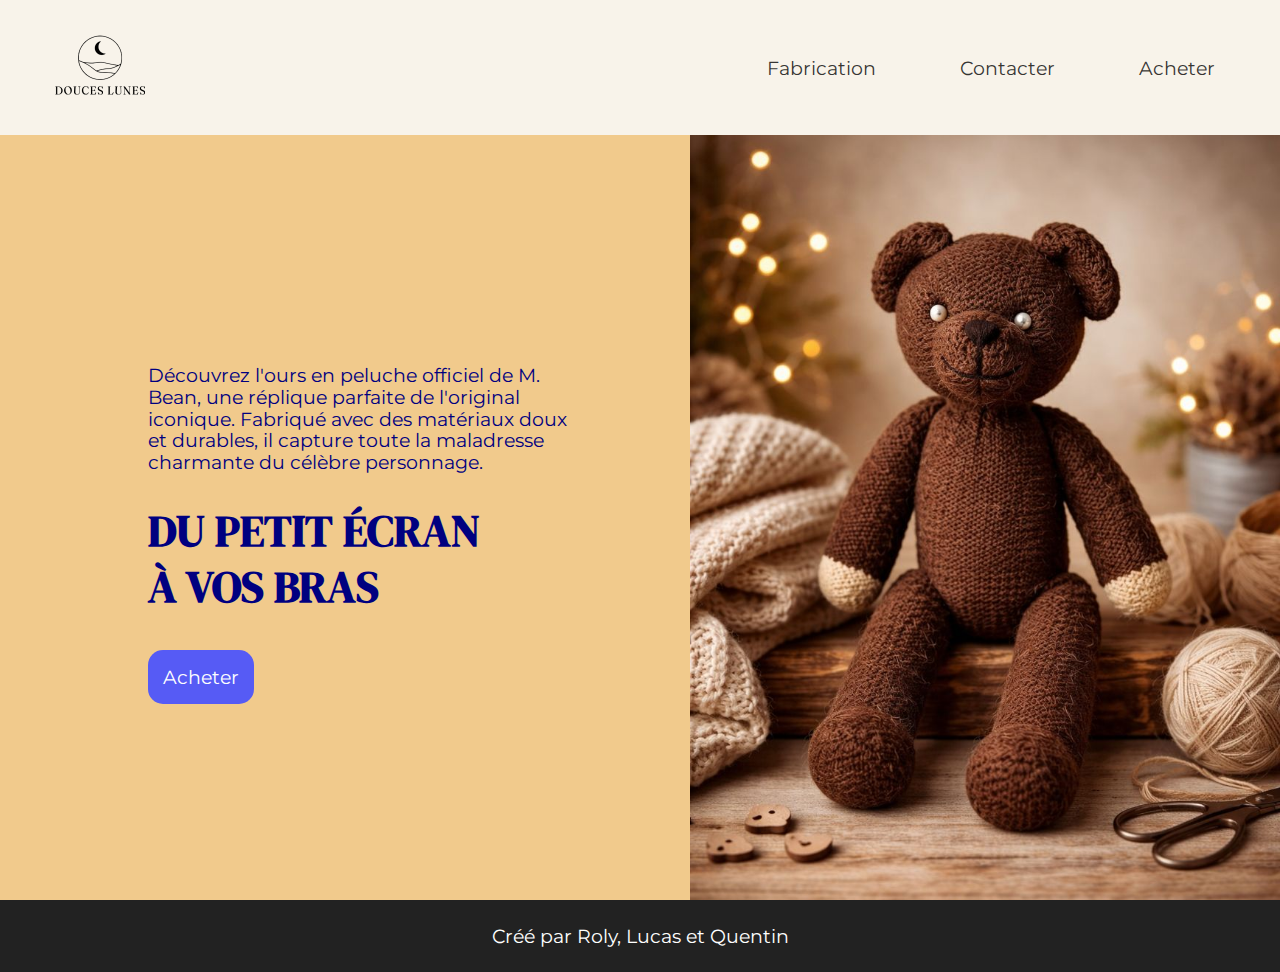
<file: index.html>
<!DOCTYPE html>
<html lang="fr">
	<head>
		<meta charset="UTF-8">
		<meta name="viewport" content="width=device-width, initial-scale=1.0">
		<title>Douces Lunes | Accueil</title>
		<link rel="stylesheet" href="./styles.css" />
		<link rel="icon" type="img/png" href="./Images/logo.png">
	</head>
	<body>
		<nav>
			<a href="./index.html">
				<img src="./Images/logo2.png" />
			</a>
			<div class="navLinksContainer">
				<a class="navLink" href="./fabrication.html">Fabrication</a>
				<a class="navLink" href="./contacter.html">Contacter</a>
				<a class="navLink" href="./acheter.html">Acheter</a>
			</div>
			<img src="./Images/menu.svg" id="menuPhone" />
		</nav>
		<main id="homeMain">
			<section id="homeHeaderContentContainer">
				<div id="homeHeaderContent">
					<p>Découvrez l'ours en peluche officiel de M. Bean, une réplique parfaite de l'original iconique. Fabriqué avec des matériaux doux et durables, il capture toute la maladresse charmante du célèbre personnage.</p>
					<h1>Du petit écran<br>à vos bras</h1>
					<a class="cta" href="./acheter.html">Acheter</a>
				</div>
			</section>
			<section id="homeHeaderImg"></section>
		</main>
		<footer>
			<p>Créé par Roly, Lucas et Quentin</p>
		</footer>
		<script src="https://ajax.googleapis.com/ajax/libs/jquery/3.7.1/jquery.min.js"></script>
		<script type="text/javascript" src="./script.js"></script>
	</body>
</html>
</file>
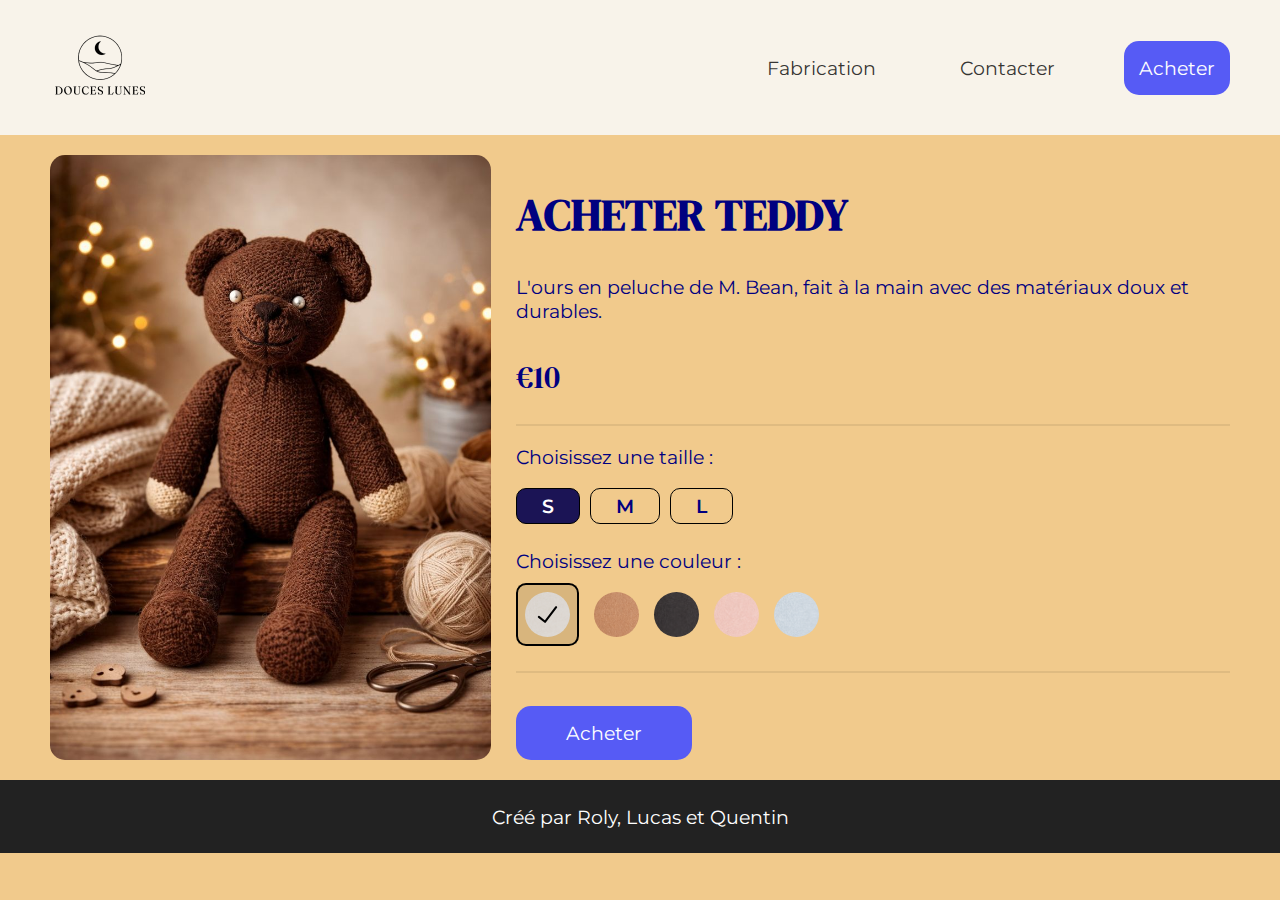
<file: acheter.html>
<!DOCTYPE html>
<html lang="fr">
	<head>
		<meta charset="UTF-8">
		<meta name="viewport" content="width=device-width, initial-scale=1.0">
		<title>Douces Lunes | Acheter</title>
		<link rel="stylesheet" href="./styles.css" />
		<link rel="icon" type="img/png" href="./Images/logo.png">
	</head>
	<body>
		<nav>
			<a href="./index.html">
				<img src="./Images/logo2.png" />
			</a>
			<div class="navLinksContainer">
				<a class="navLink" href="./fabrication.html">Fabrication</a>
				<a class="navLink" href="./contacter.html">Contacter</a>
				<a class="navLink cta" href="./acheter.html">Acheter</a>
			</div>
			<img src="./Images/menu.svg" id="menuPhone" />
		</nav>
		<main id="mainAcheter">
			<div id="acheterImg"></div>
			<div id="acheterContent">
				<h1>ACHETER TEDDY</h1>
				<p>L'ours en peluche de M. Bean, fait à la main avec des matériaux doux et durables.</p>
				<p id="itemPrice">€10</p>
				<hr>
				<p>Choisissez une taille :</p>
				<div class="sizeContainer">
					<p onclick="updatePrice('10')" class="size activeSize">S</p>
					<p onclick="updatePrice('20')" class="size">M</p>
					<p onclick="updatePrice('40')" class="size">L</p>
				</div>
				<p>Choisissez une couleur :</p>
				<div class="colorContainer">
					<div class="active">
						<div id="cream" class="color"></div>
					</div>
					<div id="brown" class="color"></div>
					<div id="black" class="color"></div>
					<div id="pink" class="color"></div>
					<div id="blue" class="color"></div>
				</div>
				<hr>
				<button onclick="alert('Fonctionnalité non encore disponible')" id="buyButton" class="cta">Acheter</button>
			</div>
		</main>
		<footer>
			<p>Créé par Roly, Lucas et Quentin</p>
		</footer>		
		<script src="https://ajax.googleapis.com/ajax/libs/jquery/3.7.1/jquery.min.js"></script>
		<script type="text/javascript" src="./script.js"></script>
	</body>
</html>
</file>
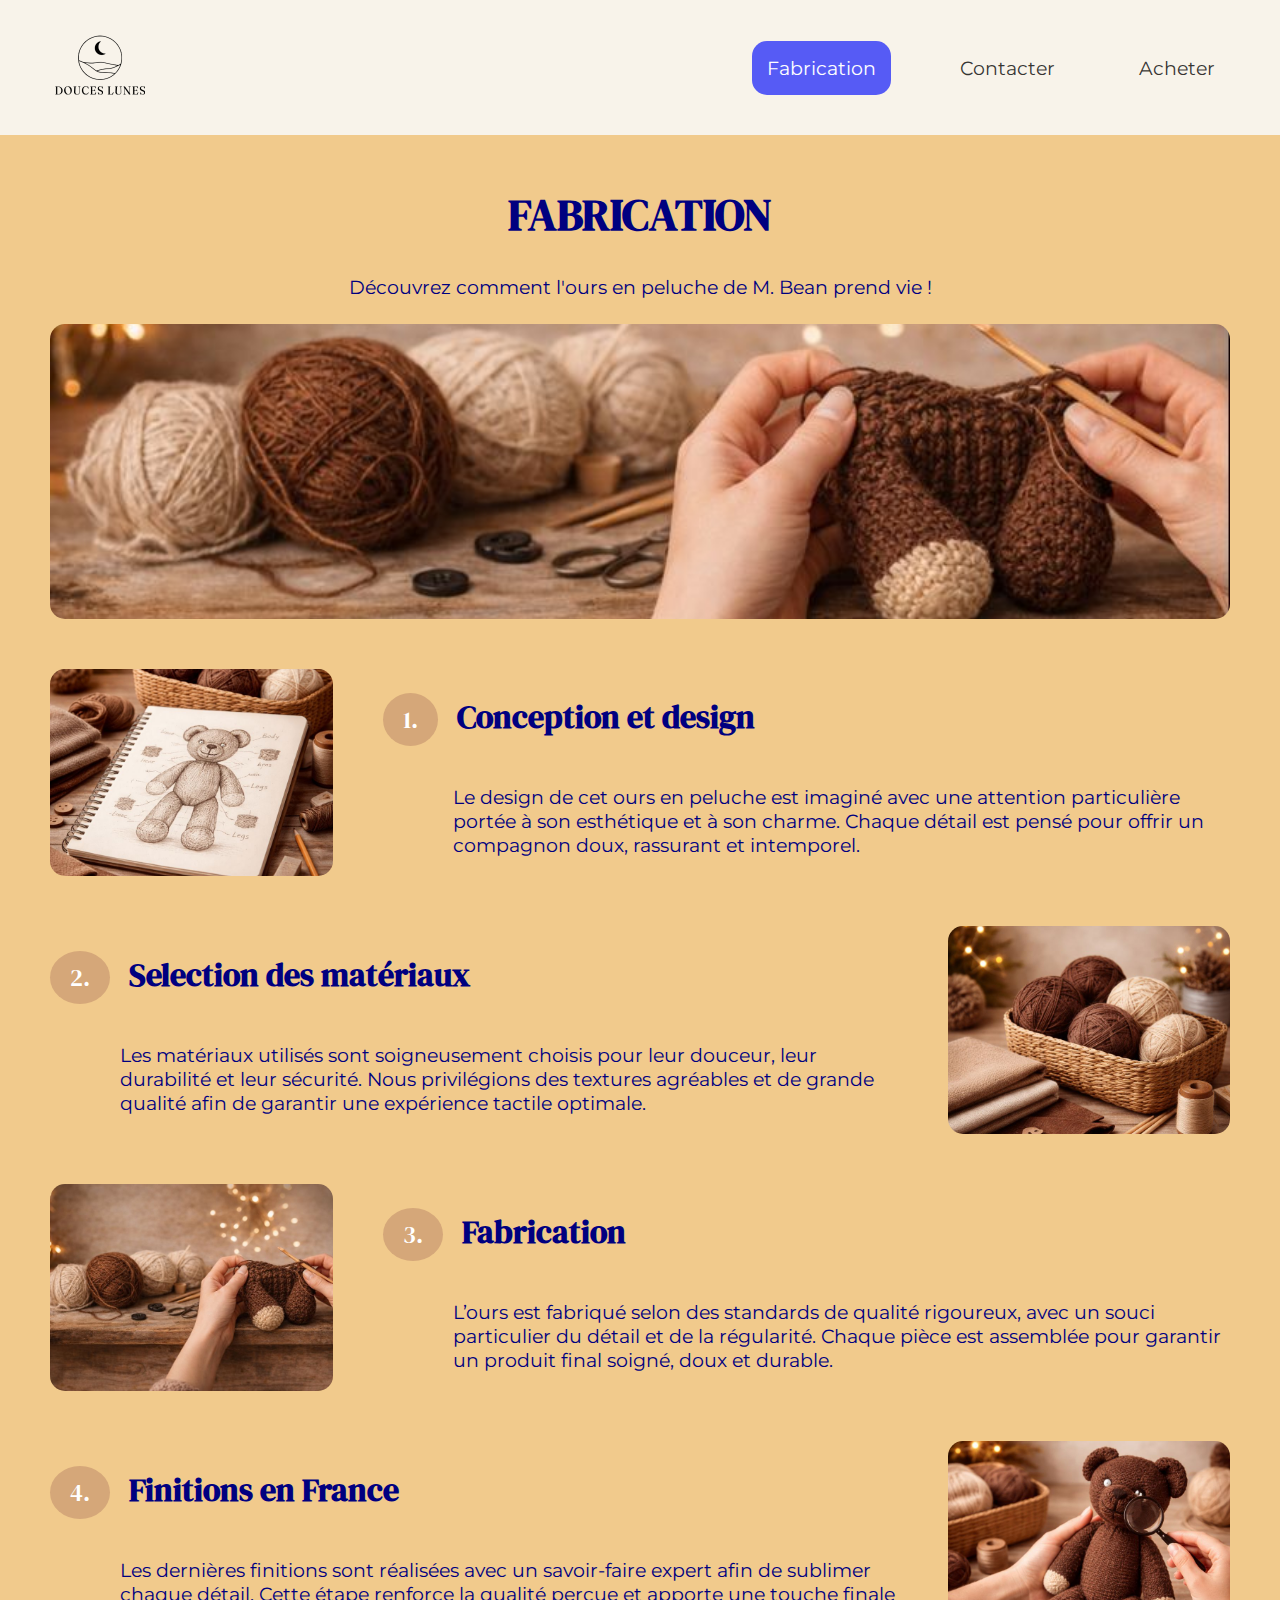
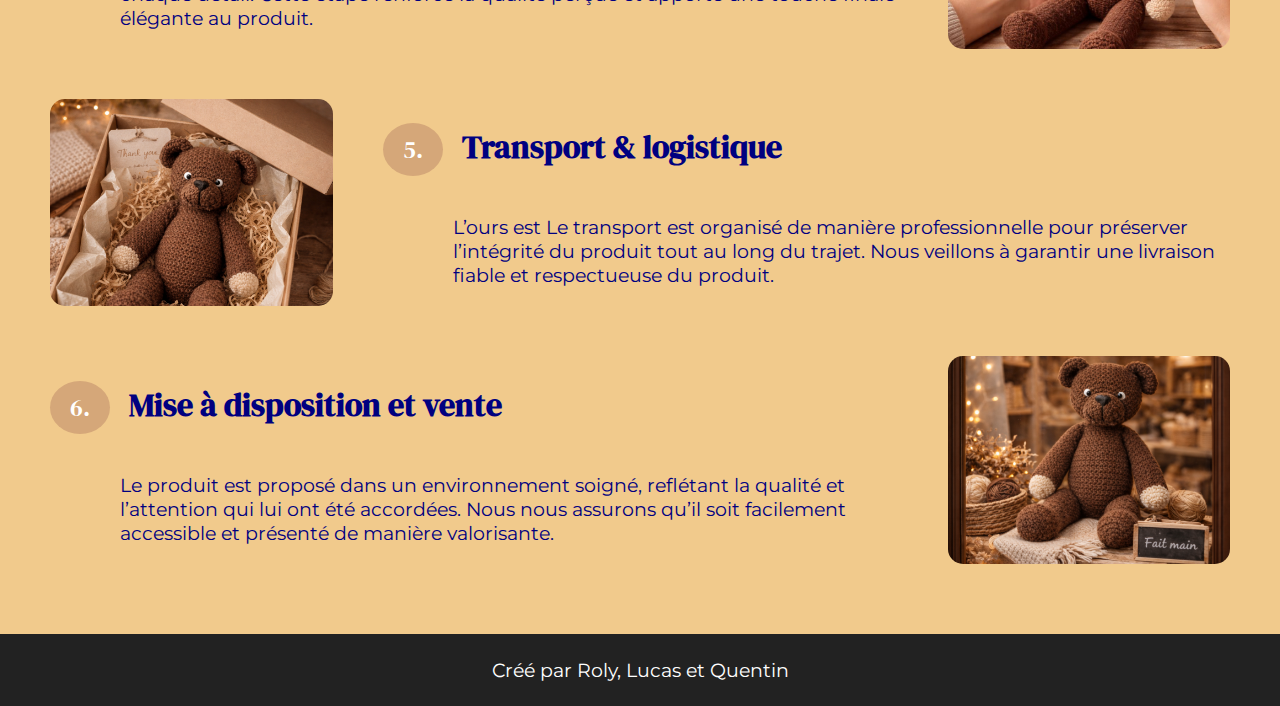
<file: fabrication.html>
<!DOCTYPE html>
<html lang="fr">
	<head>
		<meta charset="UTF-8">
		<meta name="viewport" content="width=device-width, initial-scale=1.0">
		<title>Douces Lunes | Fabrication</title>
		<link rel="stylesheet" href="./styles.css" />
		<link rel="icon" type="img/png" href="./Images/logo.png">
	</head>
	<body>
		<nav>
			<a href="./index.html">
				<img src="./Images/logo2.png" />
			</a>
			<div class="navLinksContainer">
				<a class="navLink cta" href="./fabrication.html">Fabrication</a>
				<a class="navLink" href="./contacter.html">Contacter</a>
				<a class="navLink" href="./acheter.html">Acheter</a>
			</div>
			<img src="./Images/menu.svg" id="menuPhone" />
		</nav>
		<main id="mainFabrication">
			<h1>FABRICATION</h1>
			<p>Découvrez comment l'ours en peluche de M. Bean prend vie ! </p>
			<div id="mainFabricationImg"></div>
			<div id="mainFabricationSteps">
				<div class="mainFabricationItem">
					<div id="fabricationImg1" class="mainFabricationItemImg"></div>
					<div class="mainFabricationItemContent">
						<span class="mainFabricationItemNumber">1.</span>
						<h2>Conception et design</h2>
						<p>Le design de cet ours en peluche est imaginé avec une attention particulière portée à son esthétique et à son charme. Chaque détail est pensé pour offrir un compagnon doux, rassurant et intemporel.</p>	
					</div>
				</div>
				<div class="mainFabricationItem">
					<div class="mainFabricationItemContent">
						<span class="mainFabricationItemNumber">2.</span>
						<h2>Selection des matériaux</h2>
						<p>Les matériaux utilisés sont soigneusement choisis pour leur douceur, leur durabilité et leur sécurité. Nous privilégions des textures agréables et de grande qualité afin de garantir une expérience tactile optimale.</p>	
					</div>
					<div id="fabricationImg2" class="mainFabricationItemImg"></div>
				</div>
				<div class="mainFabricationItem">
					<div id="fabricationImg3" class="mainFabricationItemImg"></div>
					<div class="mainFabricationItemContent">
						<span class="mainFabricationItemNumber">3.</span>
						<h2>Fabrication</h2>
						<p>L’ours est fabriqué selon des standards de qualité rigoureux, avec un souci particulier du détail et de la régularité. Chaque pièce est assemblée pour garantir un produit final soigné, doux et durable.</p>
					</div>
				</div>
				<div class="mainFabricationItem">
					<div class="mainFabricationItemContent">
						<span class="mainFabricationItemNumber">4.</span>
						<h2>Finitions en France</h2>
						<p>Les dernières finitions sont réalisées avec un savoir-faire expert afin de sublimer chaque détail. Cette étape renforce la qualité perçue et apporte une touche finale élégante au produit.</p>	
					</div>
					<div id="fabricationImg4" class="mainFabricationItemImg"></div>
				</div>
				<div class="mainFabricationItem">
					<div id="fabricationImg5" class="mainFabricationItemImg"></div>
					<div class="mainFabricationItemContent">
						<span class="mainFabricationItemNumber">5.</span>
						<h2>Transport & logistique</h2>
						<p>L’ours est Le transport est organisé de manière professionnelle pour préserver l’intégrité du produit tout au long du trajet. Nous veillons à garantir une livraison fiable et respectueuse du produit.</p>
					</div>
				</div>
				<div class="mainFabricationItem">
					<div class="mainFabricationItemContent">
						<span class="mainFabricationItemNumber">6.</span>
						<h2>Mise à disposition et vente</h2>
						<p>Le produit est proposé dans un environnement soigné, reflétant la qualité et l’attention qui lui ont été accordées. Nous nous assurons qu’il soit facilement accessible et présenté de manière valorisante.</p>	
					</div>
					<div id="fabricationImg6" class="mainFabricationItemImg"></div>
				</div>
			</div>
		</main>
		<footer>
			<p>Créé par Roly, Lucas et Quentin</p>
		</footer>		
		<script src="https://ajax.googleapis.com/ajax/libs/jquery/3.7.1/jquery.min.js"></script>
		<script type="text/javascript" src="./script.js"></script>
	</body>
</html>
</file>
<file: styles.css>
@import url('https://fonts.googleapis.com/css2?family=DM+Serif+Display:ital@0;1&family=Montserrat:ital,wght@0,100..900;1,100..900&display=swap');
body {
	margin: 0;
	padding: 0;
	color: #000080;
	background-color: #f1ca8c;
}
p, a, li, input, textarea, label, button {
	font-size: 1.2rem;
	font-family: "Montserrat", sans-serif;
}
h1 {
	font-size: 2.75rem;
	font-family: "DM Serif Display", serif;
}
h2 {
	font-size: 2rem;
	font-family: "DM Serif Display", serif;
}
h3 {
	font-size: 1.5rem;
	font-family: "DM Serif Display", serif;
}
nav {
	background-color: #f8f3ea;
	display: flex;
	position: fixed;
	width: calc(100vw - 100px);
	top: 0;
	left: 0;
	justify-content: space-between;
	align-items: center;
	padding: 15px 50px;
}
nav a img {
	width: 50%;
	min-width: 100px;
}
.navLinksContainer {
	gap: 50px;  
	font-family: "Montserrat", sans-serif;
}
.navLinksContainer a {
	text-decoration: none;
	margin-left: 50px;
}
.navLinksContainer a:not(.cta) {
	color: rgba(0,0,0,0.8);
	padding: 15px;
	border-radius: 15px;
	transition: 0.4s color, 0.4s background;
}
.navLinksContainer a:not(.cta):hover {
	color: rgba(0,0,0,1);
	background: #e8e1d3;
}
.cta {
	background-color: #565bf5;
	color: white;
	padding: 15px;
	text-decoration: none;
	border-radius: 15px;
	transition: 0.4s background;
}
.cta:hover {
	background-color: #4d52d1;
}
#menuPhone {
	display: none;
	width: 25px;
	cursor: pointer;
	position: relative;
	z-index: 11;
}
main {
	margin-top: var(--nav-height);
	padding: 0;
}
#homeMain {
	display: flex;
}
#homeMain * {
	width: 50%;
}
#homeHeaderImg {
	background: url("./Images/homeHeader.png");
	background-repeat: no-repeat;
	background-size: cover;
	background-position: center 25%;
	height: calc(100vh - var(--nav-height));
}
#homeHeaderContentContainer {
	display: flex;
	justify-content: flex-end;
	align-items: center;
	padding-right: 100px;
	background-color: #f1ca8c;
}
#homeHeaderContent {
	width: 75%;
}
#homeHeaderContent * {
	width: 100%;
}
#homeHeaderContent p {
	line-height: 1.35rem;
	font-family: "Montserrat", sans-serif;
}
#homeHeaderContent h1 {
	font-family: "DM Serif Display", serif;
	margin-bottom: 50px;
	text-transform: uppercase;
	line-height: 3.5rem;
}
#homeHeaderContent a {
	font-family: "Montserrat", sans-serif;
}
footer {
	background-color: #222222;
	color: white;
	text-align: center;
	margin: 0;	
	padding: 5px 0;
}

/* FABRICATION */

#mainFabrication, #contactMain {
	padding: 20px 50px;
	text-align: center;
}
#mainFabricationImg {
	width: 100%;
	aspect-ratio: 1/0.25;
	margin-top: 25px;
	border-radius: 15px;
	background: url("./Images/fabricationHero.png");
	background-repeat: no-repeat;
	background-size: cover;
	background-position: center;
}
#mainFabricationSteps {
	margin-top: 50px;
}
.mainFabricationItem {
	display: flex;
	justify-content: space-between;
	gap: 50px;
	text-align: left;
	margin-bottom: 50px;
	width: 100%;
}
.mainFabricationItemImg {
	width: 25%;
	aspect-ratio: 1/0.6;
	border-radius: 15px;
}
#fabricationImg1 {
	background: url("./Images/fabricationImg1.png");
	background-repeat: no-repeat;
	background-size: cover;
	background-position: center;
}
#fabricationImg2 {
	background: url("./Images/fabricationImg2.png");
	background-repeat: no-repeat;
	background-size: cover;
	background-position: center 25%;
}
#fabricationImg3 {
	background: url("./Images/fabricationHero.png");
	background-repeat: no-repeat;
	background-size: cover;
	background-position: center;
}
#fabricationImg4 {
	background: url("./Images/fabricationImg4.png");
	background-repeat: no-repeat;
	background-size: cover;
	background-position: center 25%;
}
#fabricationImg5 {
	background: url("./Images/fabricationImg6.png");
	background-repeat: no-repeat;
	background-size: cover;
	background-position: center 30%;
}
#fabricationImg6 {
	background: url("./Images/fabricationImg5.png");
	background-repeat: no-repeat;
	background-size: cover;
	background-position: center;
}
.mainFabricationItemContent {
	width: 75%;
}
.mainFabricationItemNumber {
	background-color: #d5a779;
	color: white;
	padding: 10px 20px;
	font-size: 1.5rem;
	border-radius: 50%;
	font-family: "DM Serif Display", serif;
	margin-right: 15px;
}
.mainFabricationItem h2 {
	display: inline-block;
}
.mainFabricationItem p {
    margin-left: 70px;
}

/*  CONTACTER */

#contactMain {
	display: flex;
}
#contactMain h1, #contactMain h2 {
	font-size: 2.5rem;
}
#contactMain > div {
	width: 50%;
}
#contactMain > div:first-of-type {
	padding-right: 50px;
	border-right: 2px dotted black;
}
#contactForm {
	text-align: left;
	background-color: #fbf4f2;
	padding: 25px;
	border-radius: 15px;
}
#contactForm * {
	display: block;
	margin-bottom: 5px;
}
#contactForm input, #contactForm textarea {
	margin-bottom: 15px;
	border: 1px solid rgba(0,0,0,0.2);
	padding: 5px;
	width: 100%;
	border-radius: 3px;
}
#contactForm textarea {
	resize: none;
	aspect-ratio: 1/0.15;
}
#contactForm .cta {
	border: none;
	cursor: pointer;
	margin-top: 25px;
	font-size: 1rem;
	padding: 20px 35px;
}
#contactEmail {
	display: flex;
	justify-content: center;
	align-items: center;
	gap: 5px;
}
#contactEmailIcon {
	width: 25px;
}
.contacterCol a {
	text-decoration: none;
}
#contactIg {
	background-color: #fae0c7;
	padding: 10px 15px;
	display: flex;
	width: 3.5rem;
	justify-content: center;
	align-items: center;
	border-radius: 15px;
	box-shadow: 8px 8px 10px 1px rgba(0,0,0,0.15);
	margin: 0 auto;
	margin-top: 15px;
}
#contactIg img {
	width: 2rem;
}
#contactImg {
	border-radius: 15px;
	width: calc(100% - 50px);
	aspect-ratio: 1/0.8;
	margin: 25px 0 0 50px;
	background: url("./Images/contactImg.png");
	background-repeat: no-repeat;
	background-position: center 35%;
	background-size: cover;
}

/* ACHETER */

#mainAcheter {
	padding: 20px 50px;
	display: flex;
	gap: 25px;
}
#acheterImg {
	width: 40%;
	aspect-ratio: 1/1.25;
	border-radius: 15px;
	background: url("./Images/homeHeader.png");
	background-repeat: no-repeat;
	background-size: cover;
	background-position: center 25%;
}
#acheterContent p {
	margin-bottom: 0;
}
#itemPrice {
	font-size: 2rem;
	font-family: "DM Serif Display", serif;
}
hr {
	margin-top: 25px;
	border: 1px solid rgba(0,0,0,0.075);
}
.sizeContainer {
	display: flex;
	gap: 10px;
	margin-bottom: 25px;
}
.size {
	cursor: pointer;
	border: 1px solid black;
	border-radius: 10px;
	padding: 5px 25px;
	font-weight: 600;
}
.activeSize {
	background-color: #1b1455;
	color: white;
}
.colorContainer {
	display: flex;
	align-items: center;
	gap: 15px;
	margin-top: 10px;
}
.active {
	padding: 7px;
	border: 2px solid black;
	border-radius: 10px;
	position: relative;
	cursor: pointer;
}
.active:after {
	content: "";
	background-color: rgba(0,0,0,0.1);
	background-image: url("./Images/tick.svg");
	background-position: center;
	background-repeat: no-repeat;
	background-size: 25px;
	width: 100%;
	aspect-ratio: 1/1;
	position: absolute;
	top: 0;
	left: 0;
}
.color {
	width: 45px;
	height: 45px;
	border-radius: 50%;
	cursor: pointer;
}
#cream { background: url("./Images/white.png"); background-size: cover; }
#brown { background: url("./Images/brown.png"); background-size: cover; }
#black { background: url("./Images/black.png"); background-size: cover; }
#pink { background: url("./Images/pink.png"); background-size: cover; }
#blue { background: url("./Images/blue.png"); background-size: cover; }
#buyButton {
	border: none;
	margin-top: 25px;
	cursor: pointer;
	padding: 15px 50px;
}

@media (max-width: 1100px) {
	p, a, li, input, textarea, label, button {
		font-size: 0.9rem;
	}
	h1 {
		font-size: 2rem;
	}
	h2, #itemPrice {
		font-size: 1.5rem;
	}
	h3 {
		font-size: 1.25rem;
	}
	nav a img {
		width: 35%;
		min-width: 50px;
	}
	#menuPhone {
		display: inline;
	}
	.navLinksContainer {
		display: none;
		position: absolute;
		top: 0;
		left: 0;
		z-index: 10;
		flex-direction: column;
		align-items: center;
		text-align: center;
		justify-content: center;
		background-color: #f8f3ea;
		width: 100vw;
		height: 100vh;
	}
	.navLinksContainer a {
		margin-left: 0;
	}
	.cta, .navLinksContainer a:not(.cta) {
		width: 25%;
		min-width: 150px;
	}
    #homeMain {
        display: flex;
        flex-direction: column;
    }
    #homeMain > * {
        width: 100%;
    }
    #homeHeaderContentContainer {
        width: 100%;
    }
    #homeHeaderImg {
        width: 50%;
        height: auto;
        aspect-ratio: 1/1.3;
        border-radius: 15px;
        margin: 0 auto 50px auto;
        display: block;
    }
    #homeHeaderContentContainer {
        padding-right: 0;
        justify-content: center;
    }
    #homeHeaderContent {
        color: #000080;
        width: 75%;
        text-align: center;
        margin: 50px auto;
    }
	#homeHeaderContent h1 {
		line-height: 2.5rem;
	}
	#mainAcheter {
		flex-direction: column;
	}
	#acheterImg {
		width: 60%;
		min-width: 200px;
		aspect-ratio: 1/1.25;
	}
}
@media (max-width: 800px) {
	#mainFabricationImg {
		aspect-ratio: 1/0.65;
	}
	.mainFabricationItemImg {
		display: none;
	}
	.mainFabricationItemContent {
		width: 100%;
	}
	#contactMain {
		flex-direction: column;
	}
	#contactMain > div {
		width: 100%;
	}
	#contactMain > div:first-of-type {
		border-right: none;
		padding-right: 0;
		padding-bottom: 50px;
		border-bottom: 2px dotted black;
	}
	#contactImg {
		width: 100%;
		margin-left: 0;
	}
}
@media (max-width: 450px) {
	.mainFabricationItem p {
	    margin-left: 0;
	}
}
</file>
